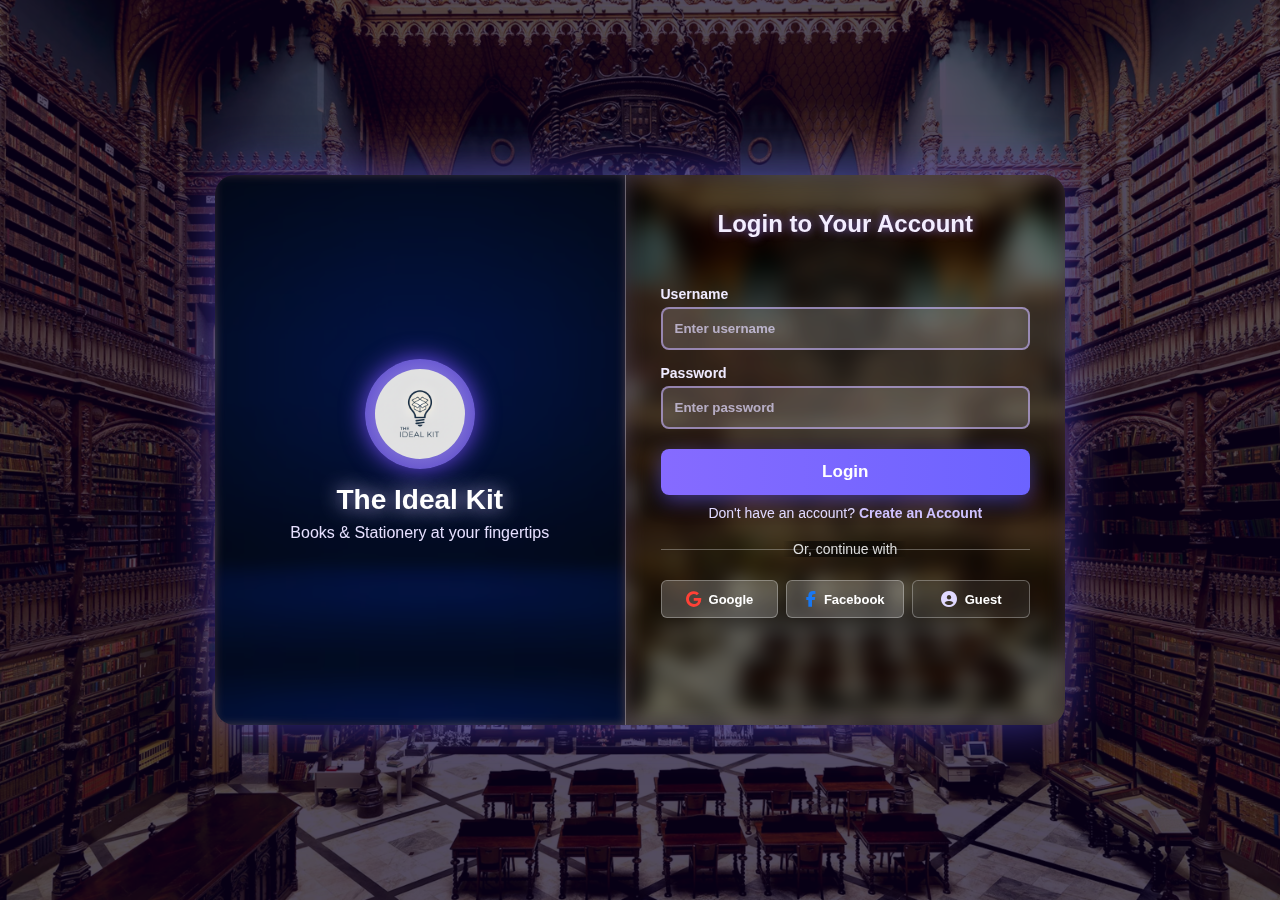
<file: index.html>
<!DOCTYPE html>
<html lang="en">
<head>
  <meta charset="UTF-8">
  <meta name="viewport" content="width=device-width, initial-scale=1.0">
  <title>The Ideal Kit - Login</title>
  <link rel="stylesheet" href="style.css">
  <link rel="stylesheet" href="https://cdnjs.cloudflare.com/ajax/libs/font-awesome/6.4.0/css/all.min.css">
</head>
<body>
  <div class="overlay"></div>

  <div class="container">
    <div class="image-box">
      <img src="logo.png" alt="The Ideal Kit Logo" class="logo">
      <h2>The Ideal Kit</h2>
      <p>Books & Stationery at your fingertips</p>
    </div>

    <div class="login-box">
      <h2>Login to Your Account</h2>
      
      <div id="message-area" class="message-area"></div>

      <form action="backend/login.php" method="POST" onsubmit="return validateForm();">
        <div class="input-group">
          <label for="username">Username</label>
          <input type="text" name="username" id="username" placeholder="Enter username" required>
        </div>
        <div class="input-group">
          <label for="password">Password</label>
          <input type="password" name="password" id="password" placeholder="Enter password" required>
        </div>
        
        <button type="submit" class="btn login-btn">Login</button>
        
        <p class="register-prompt">
          Don't have an account? <a href="register.html">Create an Account</a>
        </p>
      </form>

      <div class="divider"><span>Or, continue with</span></div>

      <div class="social-login-icons">
        <a href="#" class="social-icon google"><i class="fab fa-google"></i> Google</a>
        <a href="#" class="social-icon facebook"><i class="fab fa-facebook-f"></i> Facebook</a>
        
        <a href="home.html" class="social-icon guest-access"><i class="fas fa-user-circle"></i> Guest </a>
      </div>
    </div>
  </div>

  <script src="index.js"></script>
  
</body>
</html>
</file>
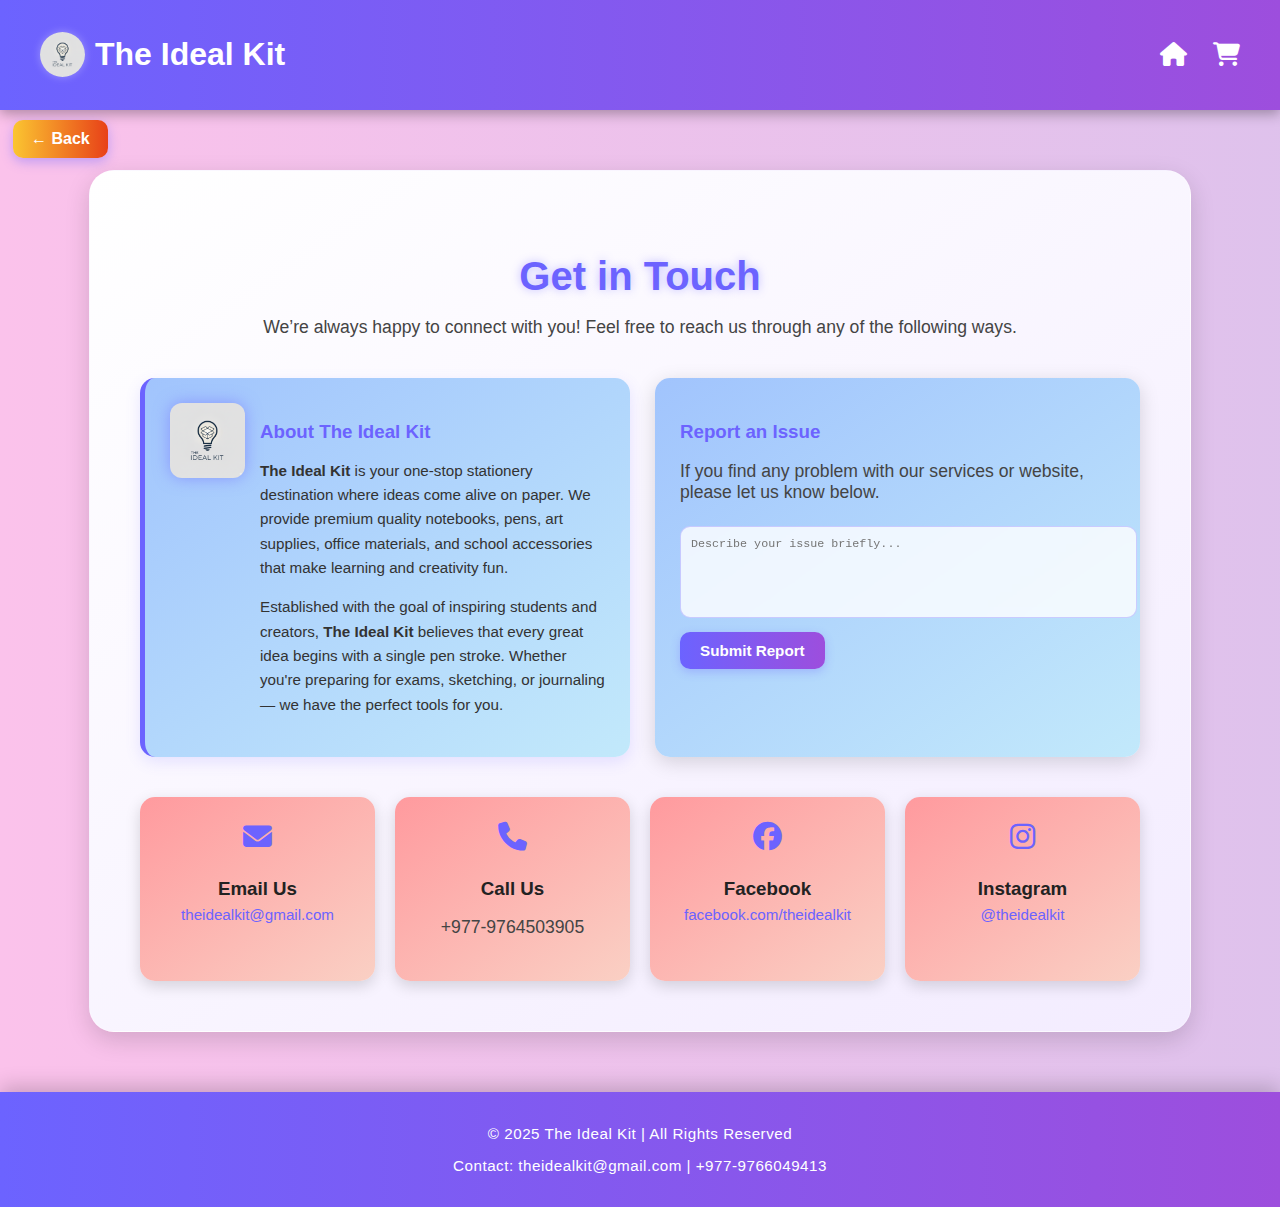
<file: contact.html>
<!DOCTYPE html>
<html lang="en">
<head>
  <meta charset="UTF-8">
  <meta name="viewport" content="width=device-width, initial-scale=1.0">
  <title>Contact Us - The Ideal Kit</title>
  <link rel="stylesheet" href="style-contact.css">
  <link rel="stylesheet" href="https://cdnjs.cloudflare.com/ajax/libs/font-awesome/6.4.0/css/all.min.css">
</head>
<body>

  <!-- Navbar -->
  <header class="navbar">
    <div class="logo">
      <img src="logo.png" alt="The Ideal Kit Logo">
      <h1>The Ideal Kit</h1>
    </div>

    <!-- Back Button -->
     <a href="home.html" class="back-btn">← Back </a>

    <div class="nav-icons">
      <a href="home.html" title="Home"><i class="fas fa-home"></i></a>
      <a href="cart.html" title="Cart"><i class="fas fa-shopping-cart"></i></a>
    </div>
  </header>

  <!-- Contact Section -->
 <section class="contact-container">
  <h2>Get in Touch</h2>
  <p>We’re always happy to connect with you! Feel free to reach us through any of the following ways.</p>

  <div class="about-report-container">
    <!-- Left: About -->
    <div class="about-section">
      <div class="about-logo-text">
        <img src="logo.png" alt="The Ideal Kit Logo" class="about-logo">
        <div class="about-text">
          <h3>About The Ideal Kit</h3>
          <p>
            <strong>The Ideal Kit</strong> is your one-stop stationery destination where ideas come alive on paper.  
            We provide premium quality notebooks, pens, art supplies, office materials, and school accessories  
            that make learning and creativity fun.  
          </p>
          <p>
            Established with the goal of inspiring students and creators, <strong>The Ideal Kit</strong> believes  
            that every great idea begins with a single pen stroke. Whether you're preparing for exams, sketching,  
            or journaling — we have the perfect tools for you.  
          </p>
        </div>
      </div>
    </div>

    <!-- Right: Report -->
    <div class="report-section">
      <h3>Report an Issue</h3>
      <p>If you find any problem with our services or website, please let us know below.</p>
      <textarea placeholder="Describe your issue briefly..."></textarea>
      <button>Submit Report</button>
    </div>
  </div>

  <!-- Contact Cards -->
  <div class="contact-grid">
    <div class="contact-card">
      <i class="fas fa-envelope"></i>
      <h3>Email Us</h3>
      <a href="mailto:theidealkit@gmail.com">theidealkit@gmail.com</a>
    </div>
    <div class="contact-card">
      <i class="fas fa-phone"></i>
      <h3>Call Us</h3>
      <p>+977-9764503905</p>
    </div>
    <div class="contact-card">
      <i class="fab fa-facebook"></i>
      <h3>Facebook</h3>
      <a href="#">facebook.com/theidealkit</a>
    </div>
    <div class="contact-card">
      <i class="fab fa-instagram"></i>
      <h3>Instagram</h3>
      <a href="#">@theidealkit</a>
    </div>
  </div>
</section>



  <!-- Footer -->
  <footer>
    <p>&copy; 2025 The Ideal Kit | All Rights Reserved</p>
    <p>Contact: theidealkit@gmail.com | +977-9766049413</p>
  </footer>

  <script>
    const form = document.getElementById('reportForm');
    const status = document.getElementById('report-status');
    form.addEventListener('submit', e => {
      e.preventDefault();
      status.innerText = "✔ Report submitted successfully (demo)";
      form.reset();
    });
  </script>

</body>
</html>
</file>
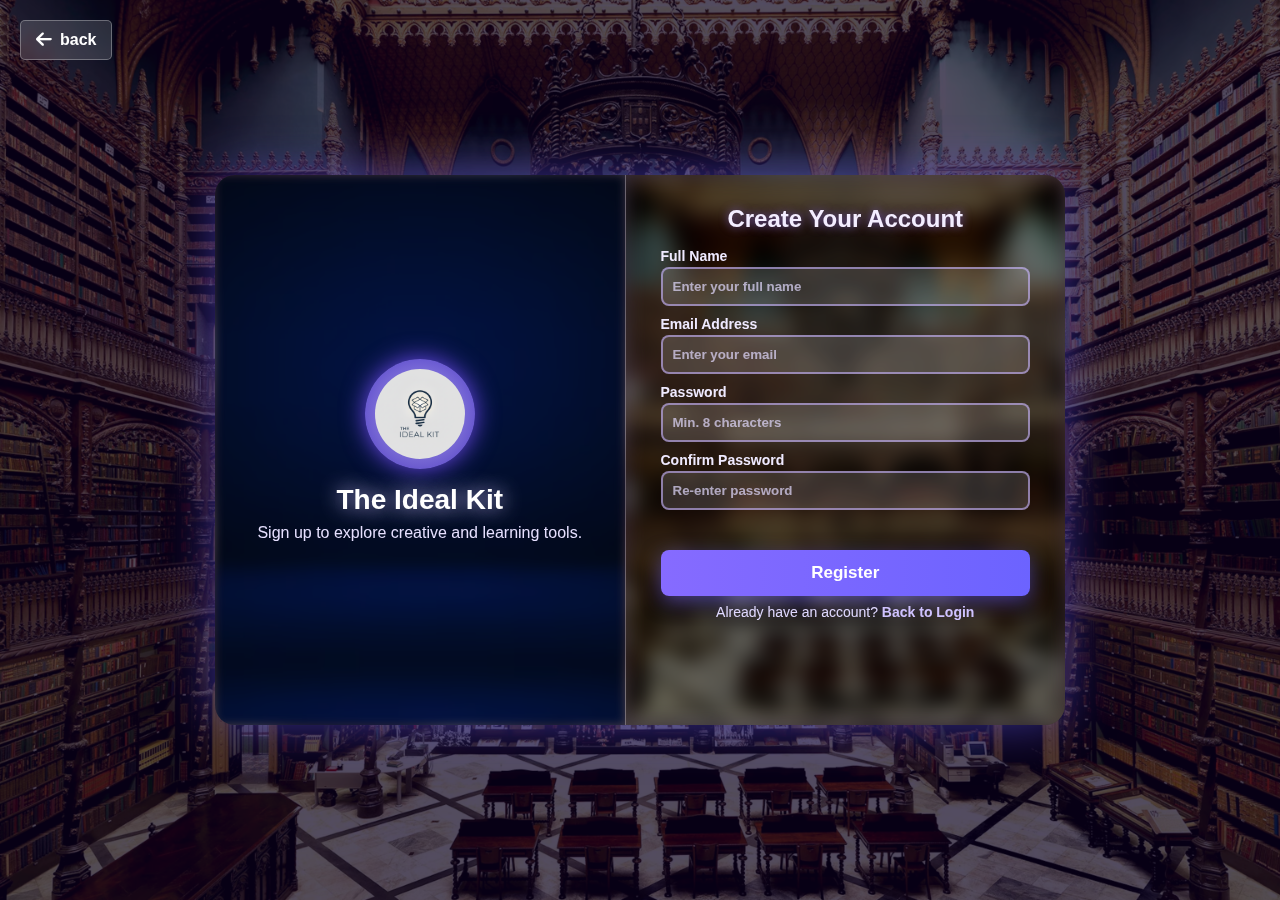
<file: register.html>
<!DOCTYPE html>
<html lang="en">
<head>
    <meta charset="UTF-8">
    <meta name="viewport" content="width=device-width, initial-scale=1.0">
    <title>Register - Create Account</title>
    <link rel="stylesheet" href="https://cdnjs.cloudflare.com/ajax/libs/font-awesome/6.5.2/css/all.min.css">
    <link rel="stylesheet" href="register.css">
    
</head>
<body>

    <a href="index.html" class="back-button" title="Back to Login">
        <i class="fas fa-arrow-left"></i> back
    </a>
    
    <div class="overlay"></div>

    <div class="container">
        <div class="image-box">
            <img src="logo.png" class="logo" alt="The Ideal Kit">
            <h2>The Ideal Kit</h2>
            <p>Sign up to explore creative and learning tools.</p>
        </div>

        <div class="login-box">
            <form id="register-form">
                <h2>Create Your Account</h2>

                <div class="input-group">
                    <label for="fullName">Full Name</label>
                    <input type="text" id="fullName" placeholder="Enter your full name" required>
                </div>

                <div class="input-group">
                    <label for="email">Email Address</label>
                    <input type="email" id="email" placeholder="Enter your email" required>
                </div>

                <div class="input-group">
                    <label for="password">Password</label>
                    <input type="password" id="password" placeholder="Min. 8 characters" required>
                </div>

                <div class="input-group">
                    <label for="confirmPassword">Confirm Password</label>
                    <input type="password" id="confirmPassword" placeholder="Re-enter password" required>
                </div>

                <div id="message-area" class="message-area"></div>

                <button type="submit" class="btn">Register</button>

                <p class="register-prompt">
                    Already have an account? <a href="index.html">Back to Login</a>
                </p>
            </form>
        </div>
    </div>

    <script src="register.js"></script>
</body>
</html>
</file>
<file: style-contact.css>
/* -------------------- */
/* GLOBAL THEME UPGRADE */
/* -------------------- */
body {
  margin: 0;
  font-family: 'Poppins', sans-serif;
  background: linear-gradient(to right, #fbc2eb, #a6c1ee);
  background-size: 300% 300%;
  animation: gradientFlow 15s ease infinite;
  color: #333;
  overflow-x: hidden;
}

/* Animated Gradient */
@keyframes gradientFlow {
  0% { background-position: 0% 50%; }
  50% { background-position: 100% 50%; }
  100% { background-position: 0% 50%; }
}

/* -------------------- */
/* NAVBAR */
/* -------------------- */
.navbar {
  display: flex;
  justify-content: space-between;
  align-items: center;
  background: linear-gradient(90deg, #6c63ff, #9d4edd);
  color: white;
  padding: 15px 40px;
  box-shadow: 0 4px 12px rgba(0, 0, 0, 0.3);
}

.navbar .logo {
  display: flex;
  align-items: center;
  gap: 10px;
}

.navbar .logo img {
  width: 45px;
  height: 45px;
  border-radius: 50%;
  box-shadow: 0 0 8px rgba(255, 255, 255, 0.3);
}

.nav-icons a {
  color: white;
  font-size: 1.5em;
  margin-left: 22px;
  text-decoration: none;
  transition: 0.3s;
  position: relative;
}

.nav-icons a:hover {
  color: #ffeb3b;
  transform: scale(1.2);
}

/* -------------------- */
/* CONTACT CONTAINER */
/* -------------------- */
.contact-container {
  max-width: 1000px;
  margin: 60px auto;
  background: linear-gradient(145deg, #ffffff, #f3ecff);
  padding: 50px;
  border-radius: 25px;
  box-shadow: 0 8px 25px rgba(0, 0, 0, 0.15);
  text-align: center;
  border: 1px solid rgba(255, 255, 255, 0.3);
}

.contact-container h2 {
  font-size: 2.5em;
  color: #6c63ff;
  margin-bottom: 15px;
  text-shadow: 0 0 10px rgba(108, 99, 255, 0.4);
}

.contact-container p {
  font-size: 1.1em;
  color: #444;
}

/* ---------------------- */
/* BACK BUTTON */
/* ---------------------- */
.back-btn {
  position: absolute;
  top: 120px; /* moved down 100px */
  left: 13px;
   background: linear-gradient(90deg, #fbc531, #e84118);
  
  color: white;
  padding: 10px 18px;
  border-radius: 10px;
  text-decoration: none;
  font-weight: bold;
  box-shadow: 0 4px 12px rgba(108, 99, 255, 0.4);
  transition: 0.3s ease;
}

.back-btn:hover {
    background: linear-gradient(90deg, #ff9966, #ff5f6d);
  transform: scale(1.08);
  box-shadow: 0 0 15px rgba(108, 99, 255, 0.6);
}


/* -------------------- */
/* ABOUT + REPORT CONTAINER */
/* -------------------- */
.about-report-container {
  display: flex;
  justify-content: space-between;
  gap: 25px;
  margin: 40px 0;
  flex-wrap: wrap;
  text-align: left;
}

/* ABOUT SECTION */
.about-section {
  flex: 1;
  min-width: 300px;
  background: linear-gradient(145deg, #a1c4fd, #c2e9fb);
  
  border-left: 5px solid #6c63ff;
  border-radius: 15px;
  padding: 25px;
  box-shadow: 0 5px 15px rgba(108, 99, 255, 0.15);
  transition: 0.3s;
}

.about-section:hover {
  transform: scale(1.05);
  box-shadow: 0 8px 25px rgba(108, 99, 255, 0.3);
}

.about-logo-text {
  display: flex;
  align-items: flex-start;
  gap: 15px;
}

.about-logo {
  width: 75px;
  height: 75px;
  object-fit: contain;
  border-radius: 12px;
  filter: drop-shadow(0 0 8px rgba(108, 99, 255, 0.5));
}

.about-text h3 {
  color: #6c63ff;
  margin-bottom: 10px;
  font-weight: bold;
}

.about-text p {
  font-size: 0.95em;
  color: #333;
  line-height: 1.6;
}

/* -------------------- */
/* REPORT SECTION */
/* -------------------- */
.report-section {
  flex: 1;
  min-width: 280px;
  background: linear-gradient(145deg, #a1c4fd, #c2e9fb);
  border-radius: 15px;
  padding: 25px;
  box-shadow: 0 5px 20px rgba(0, 0, 0, 0.15);
  transition: 0.3s;
}

.report-section:hover {
  transform: scale(1.05);
  box-shadow: 0 8px 25px rgba(108, 99, 255, 0.4);
}

.report-section h3 {
  color: #6c63ff;
  margin-bottom: 10px;
  font-weight: bold;
}

.report-section textarea {
  width: 100%;
  height: 70px;
  margin-top: 5px;
  padding: 10px;
  border: 1px solid rgba(108, 99, 255, 0.3);
  border-radius: 10px;
  resize: none;
  font-size: 0.9em;
  background: rgba(255, 255, 255, 0.8);
  color: #333;
  backdrop-filter: blur(4px);
}

.report-section button {
  margin-top: 10px;
  background: linear-gradient(90deg, #6c63ff, #9d4edd);
  color: white;
  border: none;
  padding: 10px 20px;
  border-radius: 10px;
  cursor: pointer;
  font-size: 0.95em;
  font-weight: bold;
  box-shadow: 0 3px 10px rgba(108, 99, 255, 0.3);
  transition: 0.3s;
}

.report-section button:hover {
  background: linear-gradient(90deg, #9d4edd, #6c63ff);
  transform: scale(1.08);
  box-shadow: 0 0 15px rgba(108, 99, 255, 0.7);
}

/* -------------------- */
/* CONTACT CARDS */
/* -------------------- */
.contact-grid {
  display: grid;
  grid-template-columns: repeat(auto-fit, minmax(180px, 1fr));
  gap: 20px;
}

.contact-card {
  background: linear-gradient(145deg, #ff9a9e, #fad0c4);
  border-radius: 15px;
  padding: 25px;
  transition: 0.3s;
  box-shadow: 0 5px 15px rgba(0, 0, 0, 0.15);
  color: #222;
}

.contact-card:hover {
  transform: scale(1.08);
  box-shadow: 0 8px 25px rgba(108, 99, 255, 0.4);
  background: linear-gradient(145deg, #a1c4fd, #c2e9fb);
}

.contact-card i {
  font-size: 1.8em;
  color: #6c63ff;
  margin-bottom: 8px;
}

.contact-card h3 {
  color: #222;
  margin-bottom: 6px;
}

.contact-card a {
  color: #6c63ff;
  text-decoration: none;
  font-size: 0.95em;
  font-weight: 500;
}

.contact-card a:hover {
  color: #ff5f6d;
  text-decoration: underline;
}

/* -------------------- */
/* FOOTER */
/* -------------------- */
footer {
  background: linear-gradient(90deg, #6c63ff, #9d4edd);
  color: white;
  text-align: center;
  padding: 18px 0;
  margin-top: 50px;
  font-size: 0.95em;
  letter-spacing: 0.5px;
  box-shadow: 0 -5px 20px rgba(0, 0, 0, 0.2);
}

footer:hover {
  background: linear-gradient(90deg, #9d4edd, #6c63ff);
  transition: 0.4s ease;
}
</file>
<file: style.css>
/* --- Global Reset and Typography --- */
* {
  margin: 0;
  padding: 0;
  box-sizing: border-box;
  font-family: 'Inter', 'Segoe UI', Tahoma, Geneva, Verdana, sans-serif;
}

body {
  /* Main full-screen background and fixed frame setup */
  background: url("background.jpg")
    no-repeat center center fixed;
  background-size: cover;
  display: flex;
  justify-content: center;
  align-items: center;
  height: 100vh;
  overflow: hidden; /* CRITICAL: Ensures NO scrolling on the main page */
  position: relative;
  padding: 5px; 
}

.overlay {
  position: absolute;
  top: 0;
  left: 0;
  width: 100%;
  height: 100%;
  background: rgba(10, 0, 30, 0.7);
  z-index: -1;
}

/* --- Container and Layout (Desktop/Large Screens) --- */
.container {
  display: flex;
  width: 850px;
  height: 550px;
  max-width: 90%;
  max-height: 90vh;
  background: rgba(255, 255, 255, 0.1);
  backdrop-filter: blur(20px);
  border-radius: 20px;
  overflow: hidden;
  box-shadow: 0 0 50px rgba(108, 99, 255, 0.5);
}

/* --- Left Side (Image Box) --- */
.image-box {
  flex: 1;
  color: white;
  text-align: center;
  padding: 30px 20px; 
  display: flex;
  flex-direction: column;
  justify-content: center;
  align-items: center;
  border-right: 1.5px solid rgba(255, 255, 255, 0.25);
  position: relative;
  overflow: hidden;
}

/* Added background image and blur to the left box for blended design */
.image-box::before {
    content: "";
    position: absolute;
    inset: 0;
    background: url("bg.png")
        no-repeat center center / cover;
    filter: blur(5px) brightness(0.5); 
    z-index: 0;
}

.image-box > * {
    position: relative;
    z-index: 1;
}

.logo {
  width: 110px; 
  height: 110px;
  object-fit: contain;
  border-radius: 50%;
  background: radial-gradient(circle at center, rgba(199, 184, 255, 0.9), rgba(106, 75, 255, 0.7)); 
  padding: 10px;
  box-shadow: 0 0 25px rgba(120, 80, 255, 0.9);
}

.image-box h2 {
  font-size: 28px;
  margin-top: 15px;
  margin-bottom: 8px;
  text-shadow: 0 0 20px #cfc2ff;
}

.image-box p {
  font-size: 16px;
  color: #e6e0ff;
}

/* --- Right Side (Login Box) --- */
.login-box {
  flex: 1;
  color: #fff;
  position: relative;
  overflow-y: hidden; /* CRITICAL: Scrollbar is removed here */
  padding: 35px;
  display: flex;
  flex-direction: column;
}

/* Background image inside login-box */
.login-box::before {
  content: "";
  position: absolute;
  inset: 0;
  background: url("background.jpg")
    no-repeat center center / cover;
  filter: blur(10px) brightness(0.4);
  z-index: 0;
}

.login-box > * {
  position: relative;
  z-index: 1;
}

/* Header */
.login-box h2 {
  margin-bottom: 20px;
  color: #f3edff;
  text-shadow: 0 0 10px rgba(150, 120, 255, 0.7);
  text-align: center;
}

/* --- Input Fields and Form Elements (Compacted) --- */
.input-group {
  margin-bottom: 15px;
}

.input-group label {
  display: block;
  margin-bottom: 5px;
  color: #efeaff;
  font-weight: 600;
  font-size: 14px;
}

.input-group input {
  width: 100%;
  padding: 12px;
  border: 2px solid rgba(200, 180, 255, 0.6);
  border-radius: 8px;
  background: rgba(255, 255, 255, 0.15);
  font-weight: 600;
  color: #fff;
  transition: all 0.3s ease;
}

.input-group input::placeholder {
  color: #e3dbff;
  opacity: 0.7;
}

.input-group input:focus {
  border-color: #a78bff;
  box-shadow: 0 0 15px rgba(170, 150, 255, 0.8);
  background: rgba(255, 255, 255, 0.3);
  outline: none;
}

/* --- Message Area (Compacted) --- */
.message-area {
    min-height: 20px;
    font-size: 13px;
    margin-bottom: 8px;
}

/* --- Button (Compacted) --- */
.btn {
  width: 100%;
  padding: 13px;
  margin-top: 5px;
  border: none;
  background: linear-gradient(90deg, #866bff, #6c63ff);
  color: white;
  font-size: 17px;
  border-radius: 8px;
  cursor: pointer;
  transition: all 0.3s ease;
  box-shadow: 0 6px 20px rgba(108, 99, 255, 0.5);
  font-weight: 700;
}

.btn:hover {
  background: linear-gradient(90deg, #5b4df2, #7b6eff);
  box-shadow: 0 0 25px rgba(108, 99, 255, 0.9);
  transform: translateY(-2px);
}

/* --- Register Prompt (Compacted) --- */
.register-prompt {
    margin-top: 10px;
    text-align: center;
    font-size: 14px;
    color: #e0d9ff;
}

.register-prompt a {
    color: #cfc2ff;
    text-decoration: none;
    font-weight: 700;
    transition: color 0.2s;
}

.register-prompt a:hover {
    color: #a78bff;
    text-decoration: underline;
}

/* --- Divider (Updated to perfectly center text) --- */
.divider {
  margin: 20px 0 15px;
  font-size: 14px;
  position: relative;
  text-align: center;
}

.divider span {
  /* Use a gradient or transparent background to make the line visible on the sides */
  background: linear-gradient(to right, rgba(0, 0, 0, 0) 0%, rgba(0, 0, 0, 0.6) 20%, rgba(0, 0, 0, 0.6) 80%, rgba(0, 0, 0, 0) 100%);
  background-color: transparent;
  padding: 0 10px;
  color: #ddd;
  display: inline-block;
  position: relative; 
  z-index: 1; 
}

.divider::before {
  content: "";
  position: absolute;
  width: 100%;
  height: 1px;
  background: rgba(255, 255, 255, 0.3);
  top: 50%;
  left: 0;
  z-index: 0; 
}

/* --- Social Login & Guest Access (Compacted) --- */
.social-login-icons {
  display: flex;
  justify-content: space-between;
  gap: 8px;
  margin-top: 8px;
}

.social-icon {
  flex: 1;
  display: flex;
  justify-content: center;
  align-items: center;
  gap: 8px;
  font-size: 13px;
  text-decoration: none;
  padding: 10px 8px;
  border-radius: 6px;
  font-weight: 600;
  background: rgba(255, 255, 255, 0.2);
  border: 1.5px solid rgba(255, 255, 255, 0.3);
  color: #fff;
  transition: 0.3s;
  min-width: 0;
}

.social-icon i {
    font-size: 16px;
}

.social-icon:hover {
  background: rgba(255, 255, 255, 0.3);
  box-shadow: 0 0 12px rgba(150, 120, 255, 0.7);
  transform: translateY(-1px);
}

.google i {
  color: #FF4136;
}

.facebook i {
  color: #1877F2;
}

/* Guest Access Styling */
.guest-access {
    background: rgba(100, 100, 100, 0.2);
}
.guest-access i {
    color: #e0d9ff;
}
.guest-access:hover {
    background: rgba(100, 100, 100, 0.4);
}

/* --- Responsiveness (Mobile Layout) --- */
@media (max-width: 768px) {
    body {
        height: 100vh;
        overflow: hidden;
        align-items: center;
    }
    .container {
        flex-direction: column;
        width: 95%;
        max-width: 400px;
        height: 98vh; 
        overflow-y: hidden;
        padding: 0;
    }

    /* Fixed height for the logo/image box (top section) */
    .image-box {
        flex: none;
        height: 140px; /* Fixed height for reliable calculation below */
        padding: 20px 15px; 
        border-right: none;
        border-bottom: 1.5px solid rgba(255, 255, 255, 0.25);
    }
    .logo {
        width: 70px;
        height: 70px;
        padding: 5px;
    }
    .image-box h2 {
        font-size: 20px;
        margin-top: 5px;
        margin-bottom: 3px;
    }
    .image-box p {
        font-size: 13px;
    }
    
    /* Login box (bottom section) takes all remaining space */
    .login-box {
        /* CRITICAL: Calculate the height precisely to eliminate scrollbar */
        height: calc(98vh - 140px); 
        padding: 20px 25px;
        overflow-y: hidden; /* Force NO internal scrolling */
        flex-grow: 0;
        flex-shrink: 0;
    }
    
    .login-box h2 {
        font-size: 18px;
        margin-bottom: 10px;
    }
    
    .social-login-icons {
        gap: 10px;
    }
    
    .social-icon {
        padding: 10px;
        font-size: 13px;
    }
}
</file>
<file: register.css>
/* * Dedicated Stylesheet for the Registration Page
 * Maintains the glassmorphism aesthetic and is fully responsive.
 */

/* --- Global Reset and Typography --- */
* {
    margin: 0;
    padding: 0;
    box-sizing: border-box;
    font-family: 'Inter', 'Segoe UI', Tahoma, Geneva, Verdana, sans-serif;
}

body {
    /* Main full-screen background and fixed frame setup (Reverted to URL) */
    background: url("background.jpg")
        no-repeat center center fixed;
    background-size: cover;
    display: flex;
    justify-content: center;
    align-items: center;
    height: 100vh;
    overflow: hidden; /* CRITICAL: Ensures NO scrolling on the main page */
    position: relative;
    padding: 5px; 
}

.overlay {
    position: absolute;
    top: 0;
    left: 0;
    width: 100%;
    height: 100%;
    background: rgba(10, 0, 30, 0.7);
    z-index: -1;
}

/* --- Container and Layout (Desktop/Large Screens) --- */
.container {
    display: flex;
    width: 850px;
    height: 550px;
    max-width: 90%;
    max-height: 90vh;
    background: rgba(255, 255, 255, 0.1);
    backdrop-filter: blur(20px);
    border-radius: 20px;
    overflow: hidden;
    box-shadow: 0 0 50px rgba(108, 99, 255, 0.5);
}

/* --- Left Side (Image Box) - Branding --- */
.image-box {
    flex: 1;
    color: white;
    text-align: center;
    padding: 30px 20px; 
    display: flex;
    flex-direction: column;
    justify-content: center;
    align-items: center;
    border-right: 1.5px solid rgba(255, 255, 255, 0.25);
    position: relative;
    overflow: hidden;
}

.image-box::before {
    content: "";
    position: absolute;
    inset: 0;
    /* Reverted to URL for consistency and visibility */
    background: url("bg.png")
        no-repeat center center / cover;
    filter: blur(5px) brightness(0.5); 
    z-index: 0;
}

.image-box > * {
    position: relative;
    z-index: 1;
}

.logo {
    width: 110px; 
    height: 110px;
    object-fit: contain;
    border-radius: 50%;
    background: radial-gradient(circle at center, rgba(199, 184, 255, 0.9), rgba(106, 75, 255, 0.7)); 
    padding: 10px;
    box-shadow: 0 0 25px rgba(120, 80, 255, 0.9);
}

.image-box h2 {
    font-size: 28px;
    margin-top: 15px;
    margin-bottom: 8px;
    text-shadow: 0 0 20px #cfc2ff;
    /* No direct content here, this is for the HTML to set */
}

.image-box p {
    font-size: 16px;
    color: #e6e0ff;
    /* No direct content here, this is for the HTML to set */
}

/* --- Right Side (Registration Form Box) --- */
.login-box {
    flex: 1;
    color: #fff;
    position: relative;
    overflow-y: hidden; /* Ensure no internal scrollbar */
    padding: 30px 35px; /* Compact padding for the 4-field form */
    display: flex;
    flex-direction: column;
}

.login-box::before {
    content: "";
    position: absolute;
    inset: 0;
    /* Reverted to URL for consistency and visibility */
    background: url("background.jpg")
        no-repeat center center / cover;
    filter: blur(10px) brightness(0.4);
    z-index: 0;
}

.login-box > * {
    position: relative;
    z-index: 1;
}

.login-box h2 {
    margin-bottom: 15px; 
    color: #f3edff;
    text-shadow: 0 0 10px rgba(150, 120, 255, 0.7);
    text-align: center;
    font-size: 24px;
}

/* --- Input Fields (Highly Compact) --- */
.input-group {
    margin-bottom: 10px; 
}

.input-group label {
    display: block;
    margin-bottom: 3px;
    color: #efeaff;
    font-weight: 600;
    font-size: 14px;
}

.input-group input {
    width: 100%;
    padding: 10px; 
    border: 2px solid rgba(200, 180, 255, 0.6);
    border-radius: 8px;
    background: rgba(255, 255, 255, 0.15);
    font-weight: 600;
    color: #fff;
    transition: all 0.3s ease;
}

.input-group input::placeholder {
    color: #e3dbff;
    opacity: 0.7;
}

.input-group input:focus {
    border-color: #a78bff;
    box-shadow: 0 0 15px rgba(170, 150, 255, 0.8);
    background: rgba(255, 255, 255, 0.3);
    outline: none;
}

/* --- Message Area (For displaying validation errors) --- */
.message-area {
    min-height: 20px;
    font-size: 13px;
    margin-bottom: 5px; 
    color: #f3edff;
}
.message-area.error {
    color: #ff5757;
    font-weight: 600;
    animation: shake 0.5s;
}
.message-area.success {
    color: #6eff83;
    font-weight: 600;
}
@keyframes shake {
    0%, 100% { transform: translateX(0); }
    20%, 60% { transform: translateX(-5px); }
    40%, 80% { transform: translateX(5px); }
}

/* --- Button (Register) --- */
.btn {
    width: 100%;
    padding: 13px;
    margin-top: 5px;
    border: none;
    background: linear-gradient(90deg, #866bff, #6c63ff);
    color: white;
    font-size: 17px;
    border-radius: 8px;
    cursor: pointer;
    transition: all 0.3s ease;
    box-shadow: 0 6px 20px rgba(108, 99, 255, 0.5);
    font-weight: 700;
}

.btn:hover {
    background: linear-gradient(90deg, #5b4df2, #7b6eff);
    box-shadow: 0 0 25px rgba(108, 99, 255, 0.9);
    transform: translateY(-2px);
}

/* --- Login Prompt (Back to Login) --- */
.register-prompt {
    margin-top: 8px;
    text-align: center;
    font-size: 14px;
    color: #e0d9ff;
}

.register-prompt a {
    color: #cfc2ff;
    text-decoration: none;
    font-weight: 700;
    transition: color 0.2s;
}

.register-prompt a:hover {
    color: #a78bff;
    text-decoration: underline;
}

/* =======================================================
 * RESPONSIVENESS: Adjusts for mobile and small screens
 * ======================================================= */
@media (max-width: 768px) {
    body {
        height: 100vh;
        overflow: hidden;
        align-items: center;
    }
    .container {
        flex-direction: column;
        width: 95%;
        max-width: 400px;
        height: 98vh; /* Use almost full viewport height */
        overflow-y: hidden;
        padding: 0;
    }

    /* Fixed height for the logo/image box (top section) */
    .image-box {
        flex: none;
        height: 120px; 
        padding: 15px; 
        border-right: none;
        border-bottom: 1.5px solid rgba(255, 255, 255, 0.25);
    }
    .logo {
        width: 60px; 
        height: 60px;
    }
    .image-box h2 {
        font-size: 18px;
        margin-top: 5px;
        margin-bottom: 3px;
    }
    .image-box p {
        font-size: 12px;
    }
    
    /* Registration box (bottom section) takes all remaining space */
    .login-box {
        /* CRITICAL: Calculates height based on 98vh minus the 120px image box height 
           This ensures there is NO internal scrollbar. */
        height: calc(98vh - 120px); 
        padding: 20px 25px;
        overflow-y: hidden; 
        flex-grow: 0;
        flex-shrink: 0;
    }
    
    .login-box h2 {
        font-size: 20px;
        margin-bottom: 10px;
    }
}

/* --- Back Button Styling --- */
.back-button {
    position: absolute;
    top: 20px;
    left: 20px;
    /* Style for eye-catching look */
    color: #fff;
    background: rgba(255, 255, 255, 0.15); /* Slightly transparent background */
    border: 1px solid rgba(255, 255, 255, 0.3);
    padding: 10px 15px;
    border-radius: 5px;
    text-decoration: none; /* Remove underline */
    font-weight: 600;
    font-size: 16px;
    display: flex;
    align-items: center;
    gap: 8px;
    z-index: 100; /* Ensure it's above the overlay */
    transition: background-color 0.3s, transform 0.3s, border-color 0.3s;
    backdrop-filter: blur(5px); /* Optional: add a blur effect */
}

.back-button i {
    font-size: 18px; /* Style the icon */
}

/* Hover Effect */
.back-button:hover {
    background-color: rgba(140, 100, 255, 0.8); /* A vibrant purple on hover */
    border-color: #fff;
    transform: scale(1.05); /* Slightly enlarge the button */
    cursor: pointer;
}
</file>
